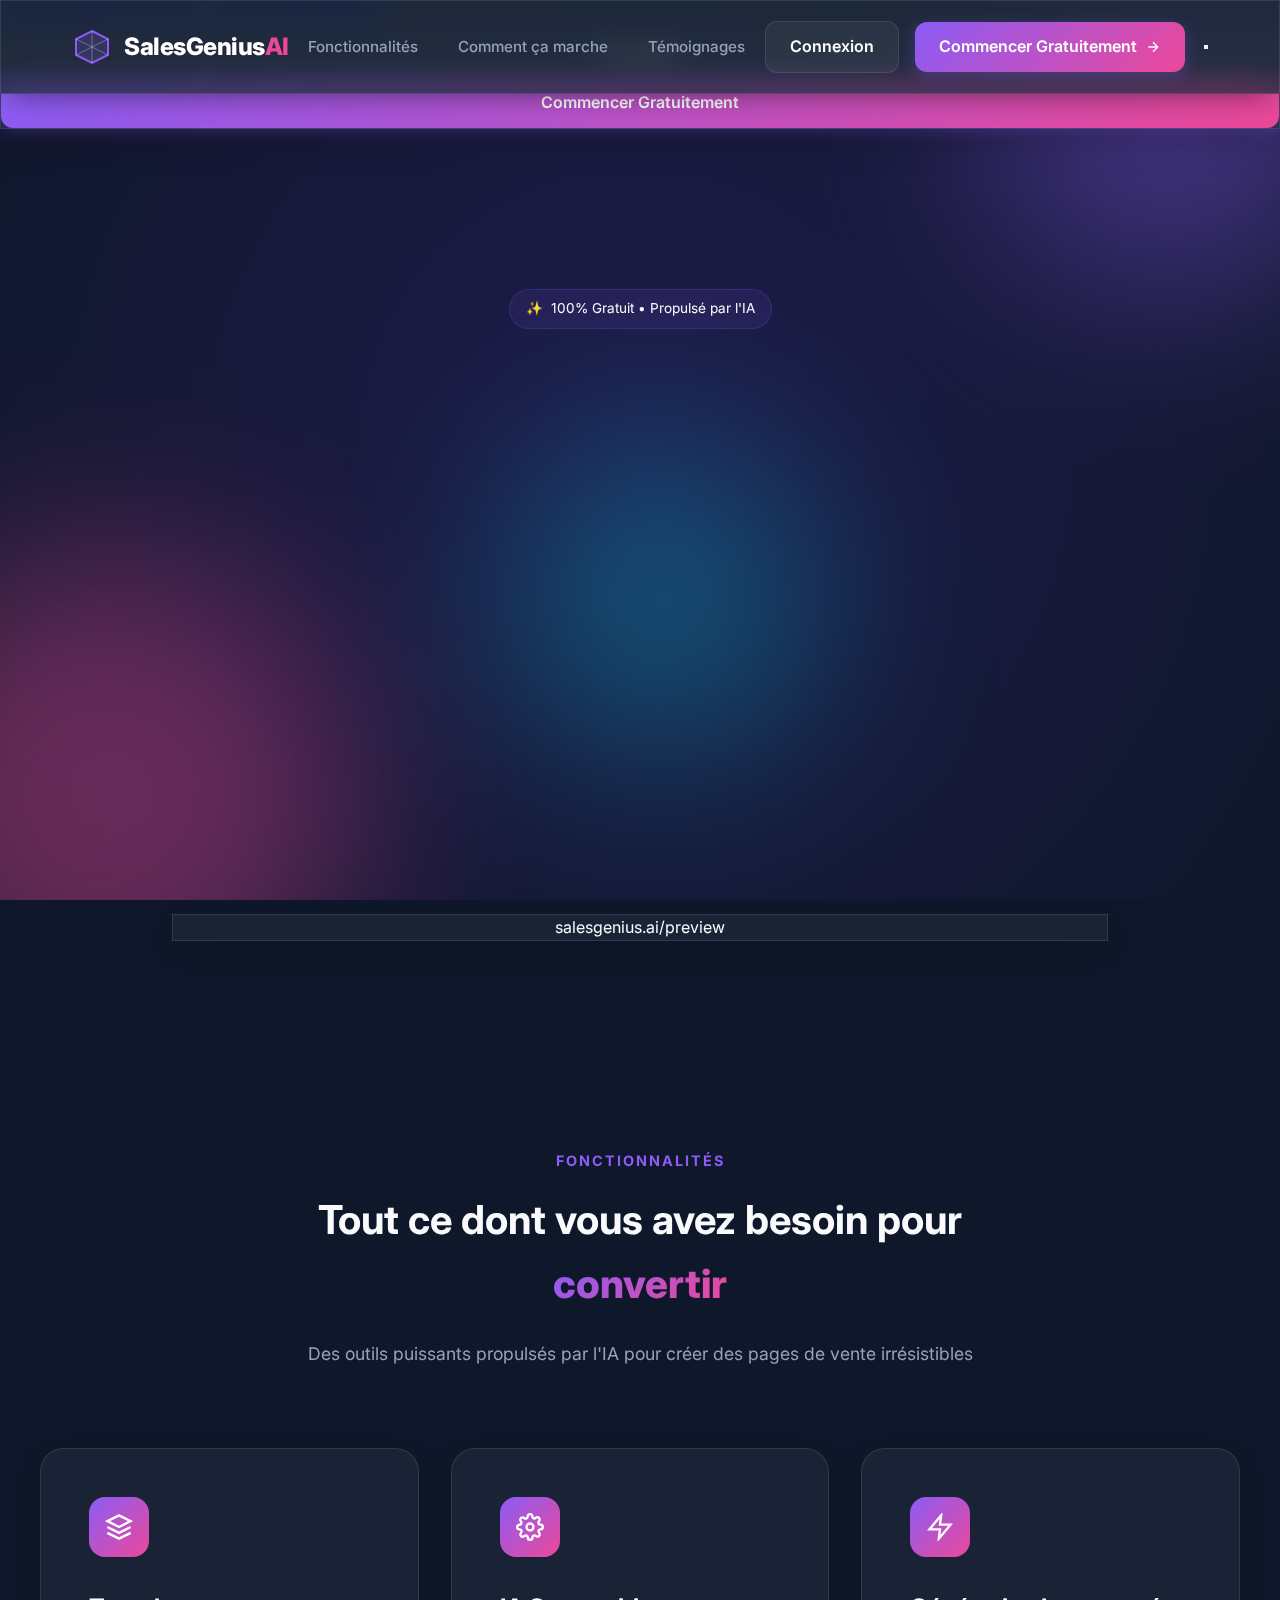
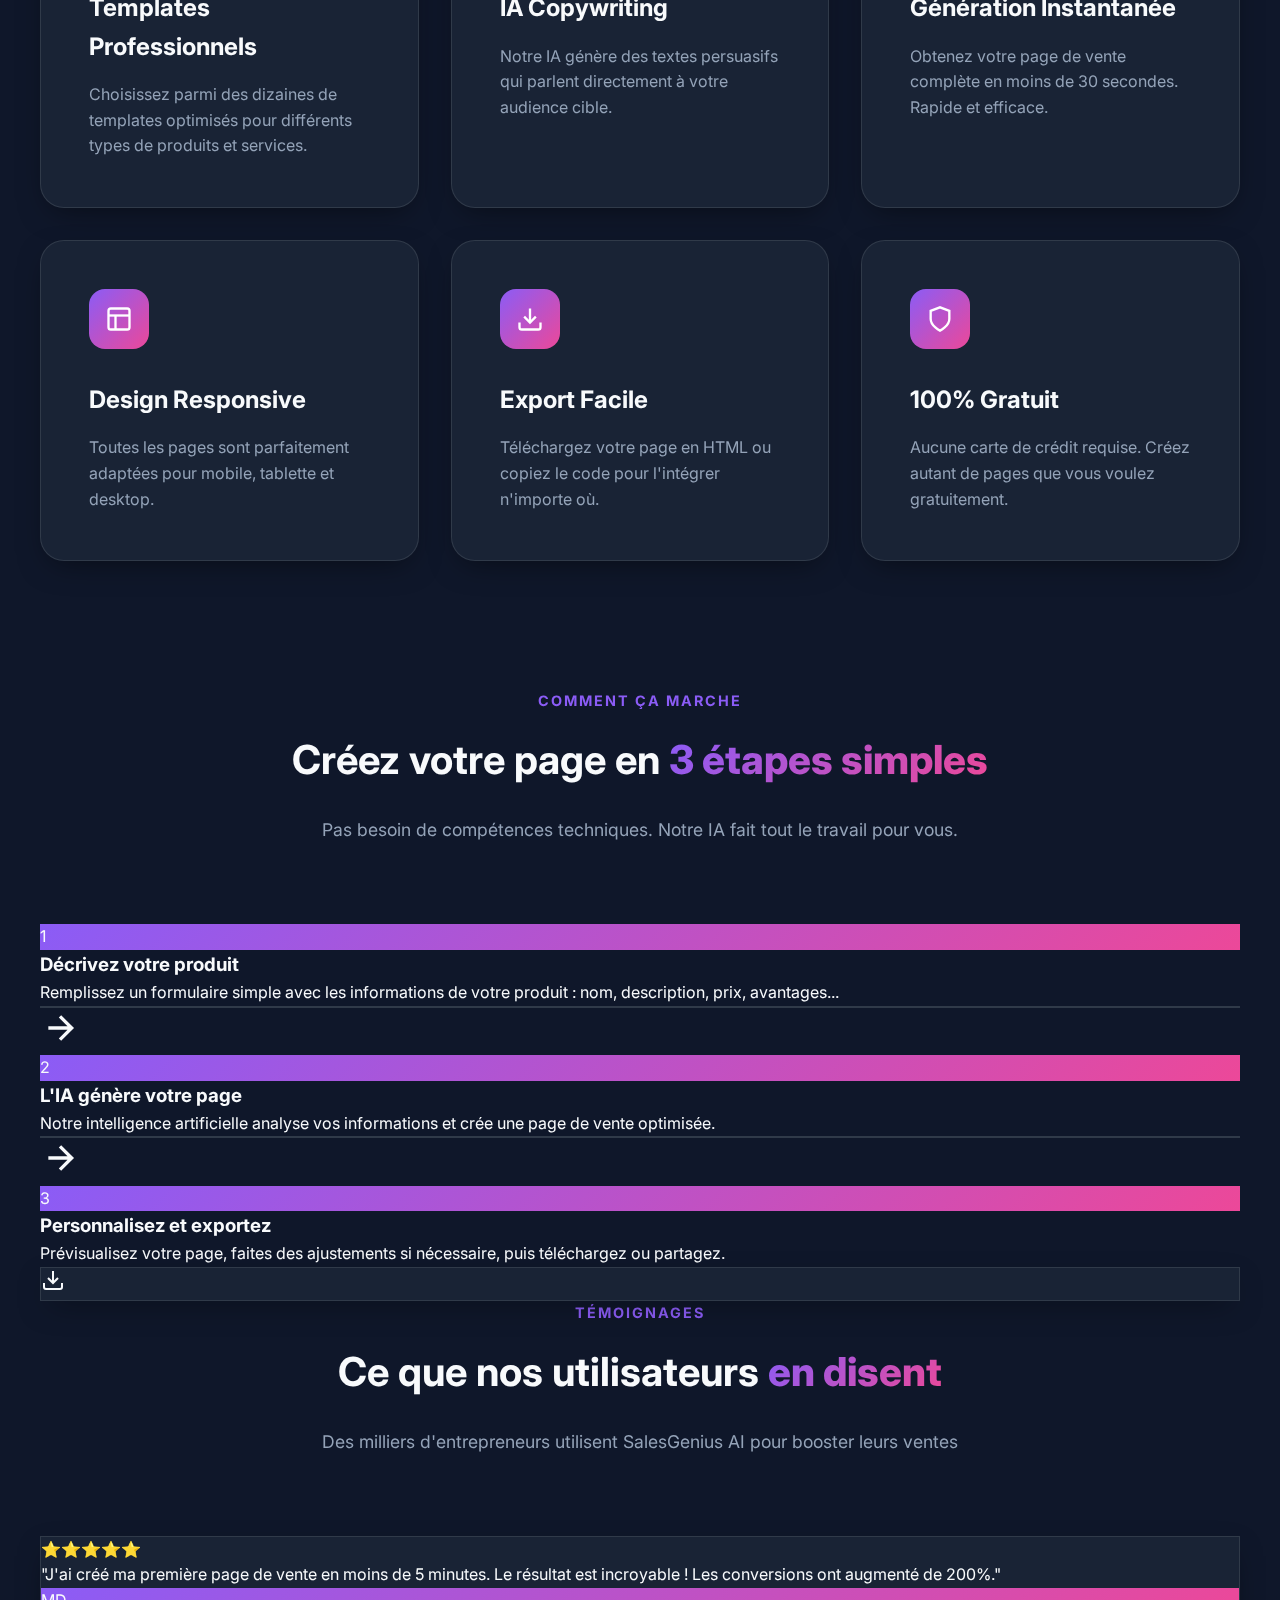
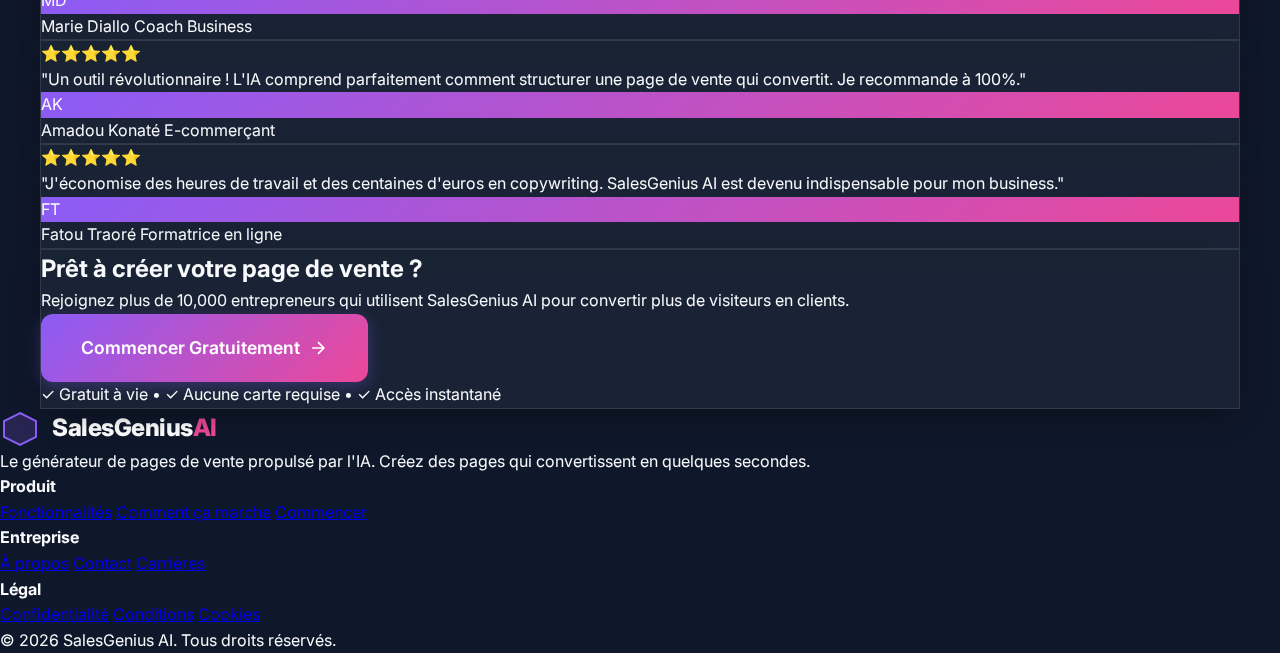
<file: sales-page-generator/index.html>
<!DOCTYPE html>
<html lang="fr">

<head>
    <meta charset="UTF-8">
    <meta name="viewport" content="width=device-width, initial-scale=1.0">
    <meta name="description"
        content="SalesGenius AI - Générateur de pages de vente propulsé par l'IA. Créez des pages de vente professionnelles en quelques secondes.">
    <title>SalesGenius AI - Générateur de Pages de Vente IA</title>
    <link rel="preconnect" href="https://fonts.googleapis.com">
    <link rel="preconnect" href="https://fonts.gstatic.com" crossorigin>
    <link href="https://fonts.googleapis.com/css2?family=Inter:wght@300;400;500;600;700;800;900&display=swap"
        rel="stylesheet">
    <link rel="stylesheet" href="styles.css">
</head>

<body>
    <!-- Animated Background -->
    <div class="animated-bg">
        <div class="gradient-orb orb-1"></div>
        <div class="gradient-orb orb-2"></div>
        <div class="gradient-orb orb-3"></div>
    </div>

    <!-- Navigation -->
    <nav class="navbar glass-effect">
        <div class="nav-container">
            <a href="index.html" class="logo">
                <div class="logo-icon">
                    <svg viewBox="0 0 40 40" fill="none" xmlns="http://www.w3.org/2000/svg">
                        <path d="M20 4L36 12V28L20 36L4 28V12L20 4Z" stroke="url(#gradient)" stroke-width="2"
                            fill="url(#gradient-fill)" />
                        <path d="M20 4V36M4 12L36 28M36 12L4 28" stroke="rgba(255,255,255,0.3)" stroke-width="1" />
                        <defs>
                            <linearGradient id="gradient" x1="4" y1="4" x2="36" y2="36">
                                <stop offset="0%" stop-color="#8B5CF6" />
                                <stop offset="100%" stop-color="#EC4899" />
                            </linearGradient>
                            <linearGradient id="gradient-fill" x1="4" y1="4" x2="36" y2="36">
                                <stop offset="0%" stop-color="rgba(139, 92, 246, 0.2)" />
                                <stop offset="100%" stop-color="rgba(236, 72, 153, 0.2)" />
                            </linearGradient>
                        </defs>
                    </svg>
                </div>
                <span class="logo-text">SalesGenius<span class="highlight">AI</span></span>
            </a>
            <div class="nav-links">
                <a href="#features" class="nav-link">Fonctionnalités</a>
                <a href="#how-it-works" class="nav-link">Comment ça marche</a>
                <a href="#testimonials" class="nav-link">Témoignages</a>
            </div>
            <div class="nav-actions">
                <a href="login.html" class="btn btn-ghost">Connexion</a>
                <a href="register.html" class="btn btn-primary">
                    <span>Commencer Gratuitement</span>
                    <svg width="16" height="16" viewBox="0 0 24 24" fill="none" stroke="currentColor" stroke-width="2">
                        <path d="M5 12h14M12 5l7 7-7 7" />
                    </svg>
                </a>
            </div>
            <button class="mobile-menu-btn" id="mobileMenuBtn">
                <span></span>
                <span></span>
                <span></span>
            </button>
        </div>
    </nav>

    <!-- Mobile Menu -->
    <div class="mobile-menu glass-effect" id="mobileMenu">
        <a href="#features" class="mobile-link">Fonctionnalités</a>
        <a href="#how-it-works" class="mobile-link">Comment ça marche</a>
        <a href="#testimonials" class="mobile-link">Témoignages</a>
        <div class="mobile-actions">
            <a href="login.html" class="btn btn-ghost btn-full">Connexion</a>
            <a href="register.html" class="btn btn-primary btn-full">Commencer Gratuitement</a>
        </div>
    </div>

    <!-- Hero Section -->
    <section class="hero">
        <div class="hero-container">
            <div class="hero-badge animate-fade-in">
                <span class="badge-icon">✨</span>
                <span>100% Gratuit • Propulsé par l'IA</span>
            </div>
            <h1 class="hero-title animate-fade-in-up">
                Créez des <span class="gradient-text">Pages de Vente</span>
                <br>qui Convertissent en <span class="gradient-text">Secondes</span>
            </h1>
            <p class="hero-description animate-fade-in-up delay-1">
                Entrez simplement les informations de votre produit et laissez notre IA générer
                une page de vente professionnelle, persuasive et optimisée pour la conversion.
            </p>
            <div class="hero-cta animate-fade-in-up delay-2">
                <a href="register.html" class="btn btn-primary btn-large">
                    <span>Générer Ma Page de Vente</span>
                    <svg width="20" height="20" viewBox="0 0 24 24" fill="none" stroke="currentColor" stroke-width="2">
                        <path d="M5 12h14M12 5l7 7-7 7" />
                    </svg>
                </a>
                <a href="#how-it-works" class="btn btn-ghost btn-large">
                    <svg width="20" height="20" viewBox="0 0 24 24" fill="none" stroke="currentColor" stroke-width="2">
                        <circle cx="12" cy="12" r="10" />
                        <polygon points="10 8 16 12 10 16 10 8" fill="currentColor" />
                    </svg>
                    <span>Voir la démo</span>
                </a>
            </div>
            <div class="hero-stats animate-fade-in-up delay-3">
                <div class="stat-item">
                    <span class="stat-number">10,000+</span>
                    <span class="stat-label">Pages Générées</span>
                </div>
                <div class="stat-divider"></div>
                <div class="stat-item">
                    <span class="stat-number">98%</span>
                    <span class="stat-label">Satisfaction</span>
                </div>
                <div class="stat-divider"></div>
                <div class="stat-item">
                    <span class="stat-number">3x</span>
                    <span class="stat-label">Plus de Conversions</span>
                </div>
            </div>
        </div>
        <div class="hero-visual animate-float">
            <div class="hero-mockup glass-effect">
                <div class="mockup-header">
                    <div class="mockup-dots">
                        <span class="dot red"></span>
                        <span class="dot yellow"></span>
                        <span class="dot green"></span>
                    </div>
                    <span class="mockup-url">salesgenius.ai/preview</span>
                </div>
                <div class="mockup-content">
                    <div class="mockup-line shimmer"></div>
                    <div class="mockup-line short shimmer"></div>
                    <div class="mockup-block shimmer"></div>
                    <div class="mockup-line shimmer"></div>
                    <div class="mockup-button shimmer"></div>
                </div>
            </div>
        </div>
    </section>

    <!-- Features Section -->
    <section class="features" id="features">
        <div class="section-container">
            <div class="section-header">
                <span class="section-badge">Fonctionnalités</span>
                <h2 class="section-title">Tout ce dont vous avez besoin pour <span
                        class="gradient-text">convertir</span></h2>
                <p class="section-description">Des outils puissants propulsés par l'IA pour créer des pages de vente
                    irrésistibles</p>
            </div>
            <div class="features-grid">
                <div class="feature-card glass-effect">
                    <div class="feature-icon gradient-bg">
                        <svg width="28" height="28" viewBox="0 0 24 24" fill="none" stroke="currentColor"
                            stroke-width="2">
                            <path d="M12 2L2 7l10 5 10-5-10-5z" />
                            <path d="M2 17l10 5 10-5" />
                            <path d="M2 12l10 5 10-5" />
                        </svg>
                    </div>
                    <h3 class="feature-title">Templates Professionnels</h3>
                    <p class="feature-description">Choisissez parmi des dizaines de templates optimisés pour différents
                        types de produits et services.</p>
                </div>
                <div class="feature-card glass-effect">
                    <div class="feature-icon gradient-bg">
                        <svg width="28" height="28" viewBox="0 0 24 24" fill="none" stroke="currentColor"
                            stroke-width="2">
                            <circle cx="12" cy="12" r="3" />
                            <path
                                d="M19.4 15a1.65 1.65 0 0 0 .33 1.82l.06.06a2 2 0 0 1 0 2.83 2 2 0 0 1-2.83 0l-.06-.06a1.65 1.65 0 0 0-1.82-.33 1.65 1.65 0 0 0-1 1.51V21a2 2 0 0 1-2 2 2 2 0 0 1-2-2v-.09A1.65 1.65 0 0 0 9 19.4a1.65 1.65 0 0 0-1.82.33l-.06.06a2 2 0 0 1-2.83 0 2 2 0 0 1 0-2.83l.06-.06a1.65 1.65 0 0 0 .33-1.82 1.65 1.65 0 0 0-1.51-1H3a2 2 0 0 1-2-2 2 2 0 0 1 2-2h.09A1.65 1.65 0 0 0 4.6 9a1.65 1.65 0 0 0-.33-1.82l-.06-.06a2 2 0 0 1 0-2.83 2 2 0 0 1 2.83 0l.06.06a1.65 1.65 0 0 0 1.82.33H9a1.65 1.65 0 0 0 1-1.51V3a2 2 0 0 1 2-2 2 2 0 0 1 2 2v.09a1.65 1.65 0 0 0 1 1.51 1.65 1.65 0 0 0 1.82-.33l.06-.06a2 2 0 0 1 2.83 0 2 2 0 0 1 0 2.83l-.06.06a1.65 1.65 0 0 0-.33 1.82V9a1.65 1.65 0 0 0 1.51 1H21a2 2 0 0 1 2 2 2 2 0 0 1-2 2h-.09a1.65 1.65 0 0 0-1.51 1z" />
                        </svg>
                    </div>
                    <h3 class="feature-title">IA Copywriting</h3>
                    <p class="feature-description">Notre IA génère des textes persuasifs qui parlent directement à votre
                        audience cible.</p>
                </div>
                <div class="feature-card glass-effect">
                    <div class="feature-icon gradient-bg">
                        <svg width="28" height="28" viewBox="0 0 24 24" fill="none" stroke="currentColor"
                            stroke-width="2">
                            <path d="M13 2L3 14h9l-1 8 10-12h-9l1-8z" />
                        </svg>
                    </div>
                    <h3 class="feature-title">Génération Instantanée</h3>
                    <p class="feature-description">Obtenez votre page de vente complète en moins de 30 secondes. Rapide
                        et efficace.</p>
                </div>
                <div class="feature-card glass-effect">
                    <div class="feature-icon gradient-bg">
                        <svg width="28" height="28" viewBox="0 0 24 24" fill="none" stroke="currentColor"
                            stroke-width="2">
                            <rect x="3" y="3" width="18" height="18" rx="2" ry="2" />
                            <line x1="3" y1="9" x2="21" y2="9" />
                            <line x1="9" y1="21" x2="9" y2="9" />
                        </svg>
                    </div>
                    <h3 class="feature-title">Design Responsive</h3>
                    <p class="feature-description">Toutes les pages sont parfaitement adaptées pour mobile, tablette et
                        desktop.</p>
                </div>
                <div class="feature-card glass-effect">
                    <div class="feature-icon gradient-bg">
                        <svg width="28" height="28" viewBox="0 0 24 24" fill="none" stroke="currentColor"
                            stroke-width="2">
                            <path d="M21 15v4a2 2 0 0 1-2 2H5a2 2 0 0 1-2-2v-4" />
                            <polyline points="7 10 12 15 17 10" />
                            <line x1="12" y1="15" x2="12" y2="3" />
                        </svg>
                    </div>
                    <h3 class="feature-title">Export Facile</h3>
                    <p class="feature-description">Téléchargez votre page en HTML ou copiez le code pour l'intégrer
                        n'importe où.</p>
                </div>
                <div class="feature-card glass-effect">
                    <div class="feature-icon gradient-bg">
                        <svg width="28" height="28" viewBox="0 0 24 24" fill="none" stroke="currentColor"
                            stroke-width="2">
                            <path d="M12 22s8-4 8-10V5l-8-3-8 3v7c0 6 8 10 8 10z" />
                        </svg>
                    </div>
                    <h3 class="feature-title">100% Gratuit</h3>
                    <p class="feature-description">Aucune carte de crédit requise. Créez autant de pages que vous voulez
                        gratuitement.</p>
                </div>
            </div>
        </div>
    </section>

    <!-- How It Works Section -->
    <section class="how-it-works" id="how-it-works">
        <div class="section-container">
            <div class="section-header">
                <span class="section-badge">Comment ça marche</span>
                <h2 class="section-title">Créez votre page en <span class="gradient-text">3 étapes simples</span></h2>
                <p class="section-description">Pas besoin de compétences techniques. Notre IA fait tout le travail pour
                    vous.</p>
            </div>
            <div class="steps-container">
                <div class="step-card">
                    <div class="step-number gradient-bg">1</div>
                    <div class="step-content">
                        <h3 class="step-title">Décrivez votre produit</h3>
                        <p class="step-description">Remplissez un formulaire simple avec les informations de votre
                            produit : nom, description, prix, avantages...</p>
                    </div>
                    <div class="step-visual glass-effect">
                        <div class="form-preview">
                            <div class="input-preview"></div>
                            <div class="input-preview short"></div>
                            <div class="textarea-preview"></div>
                        </div>
                    </div>
                </div>
                <div class="step-connector">
                    <svg width="40" height="40" viewBox="0 0 24 24" fill="none" stroke="currentColor" stroke-width="2">
                        <path d="M5 12h14M12 5l7 7-7 7" />
                    </svg>
                </div>
                <div class="step-card">
                    <div class="step-number gradient-bg">2</div>
                    <div class="step-content">
                        <h3 class="step-title">L'IA génère votre page</h3>
                        <p class="step-description">Notre intelligence artificielle analyse vos informations et crée une
                            page de vente optimisée.</p>
                    </div>
                    <div class="step-visual glass-effect">
                        <div class="ai-animation">
                            <div class="ai-circle pulse"></div>
                            <div class="ai-waves">
                                <span></span>
                                <span></span>
                                <span></span>
                            </div>
                        </div>
                    </div>
                </div>
                <div class="step-connector">
                    <svg width="40" height="40" viewBox="0 0 24 24" fill="none" stroke="currentColor" stroke-width="2">
                        <path d="M5 12h14M12 5l7 7-7 7" />
                    </svg>
                </div>
                <div class="step-card">
                    <div class="step-number gradient-bg">3</div>
                    <div class="step-content">
                        <h3 class="step-title">Personnalisez et exportez</h3>
                        <p class="step-description">Prévisualisez votre page, faites des ajustements si nécessaire, puis
                            téléchargez ou partagez.</p>
                    </div>
                    <div class="step-visual glass-effect">
                        <div class="export-preview">
                            <div class="preview-window">
                                <div class="preview-line"></div>
                                <div class="preview-line short"></div>
                            </div>
                            <div class="download-icon">
                                <svg width="24" height="24" viewBox="0 0 24 24" fill="none" stroke="currentColor"
                                    stroke-width="2">
                                    <path d="M21 15v4a2 2 0 0 1-2 2H5a2 2 0 0 1-2-2v-4" />
                                    <polyline points="7 10 12 15 17 10" />
                                    <line x1="12" y1="15" x2="12" y2="3" />
                                </svg>
                            </div>
                        </div>
                    </div>
                </div>
            </div>
        </div>
    </section>

    <!-- Testimonials Section -->
    <section class="testimonials" id="testimonials">
        <div class="section-container">
            <div class="section-header">
                <span class="section-badge">Témoignages</span>
                <h2 class="section-title">Ce que nos utilisateurs <span class="gradient-text">en disent</span></h2>
                <p class="section-description">Des milliers d'entrepreneurs utilisent SalesGenius AI pour booster leurs
                    ventes</p>
            </div>
            <div class="testimonials-grid">
                <div class="testimonial-card glass-effect">
                    <div class="testimonial-rating">
                        <span>⭐⭐⭐⭐⭐</span>
                    </div>
                    <p class="testimonial-text">"J'ai créé ma première page de vente en moins de 5 minutes. Le résultat
                        est incroyable ! Les conversions ont augmenté de 200%."</p>
                    <div class="testimonial-author">
                        <div class="author-avatar gradient-bg">MD</div>
                        <div class="author-info">
                            <span class="author-name">Marie Diallo</span>
                            <span class="author-role">Coach Business</span>
                        </div>
                    </div>
                </div>
                <div class="testimonial-card glass-effect">
                    <div class="testimonial-rating">
                        <span>⭐⭐⭐⭐⭐</span>
                    </div>
                    <p class="testimonial-text">"Un outil révolutionnaire ! L'IA comprend parfaitement comment
                        structurer une page de vente qui convertit. Je recommande à 100%."</p>
                    <div class="testimonial-author">
                        <div class="author-avatar gradient-bg">AK</div>
                        <div class="author-info">
                            <span class="author-name">Amadou Konaté</span>
                            <span class="author-role">E-commerçant</span>
                        </div>
                    </div>
                </div>
                <div class="testimonial-card glass-effect">
                    <div class="testimonial-rating">
                        <span>⭐⭐⭐⭐⭐</span>
                    </div>
                    <p class="testimonial-text">"J'économise des heures de travail et des centaines d'euros en
                        copywriting. SalesGenius AI est devenu indispensable pour mon business."</p>
                    <div class="testimonial-author">
                        <div class="author-avatar gradient-bg">FT</div>
                        <div class="author-info">
                            <span class="author-name">Fatou Traoré</span>
                            <span class="author-role">Formatrice en ligne</span>
                        </div>
                    </div>
                </div>
            </div>
        </div>
    </section>

    <!-- CTA Section -->
    <section class="cta-section">
        <div class="section-container">
            <div class="cta-card glass-effect">
                <div class="cta-content">
                    <h2 class="cta-title">Prêt à créer votre page de vente ?</h2>
                    <p class="cta-description">Rejoignez plus de 10,000 entrepreneurs qui utilisent SalesGenius AI pour
                        convertir plus de visiteurs en clients.</p>
                    <a href="register.html" class="btn btn-primary btn-large">
                        <span>Commencer Gratuitement</span>
                        <svg width="20" height="20" viewBox="0 0 24 24" fill="none" stroke="currentColor"
                            stroke-width="2">
                            <path d="M5 12h14M12 5l7 7-7 7" />
                        </svg>
                    </a>
                    <p class="cta-note">✓ Gratuit à vie • ✓ Aucune carte requise • ✓ Accès instantané</p>
                </div>
                <div class="cta-decoration">
                    <div class="cta-orb"></div>
                </div>
            </div>
        </div>
    </section>

    <!-- Footer -->
    <footer class="footer">
        <div class="footer-container">
            <div class="footer-brand">
                <a href="index.html" class="logo">
                    <div class="logo-icon">
                        <svg viewBox="0 0 40 40" fill="none" xmlns="http://www.w3.org/2000/svg">
                            <path d="M20 4L36 12V28L20 36L4 28V12L20 4Z" stroke="url(#gradient2)" stroke-width="2"
                                fill="url(#gradient-fill2)" />
                            <defs>
                                <linearGradient id="gradient2" x1="4" y1="4" x2="36" y2="36">
                                    <stop offset="0%" stop-color="#8B5CF6" />
                                    <stop offset="100%" stop-color="#EC4899" />
                                </linearGradient>
                                <linearGradient id="gradient-fill2" x1="4" y1="4" x2="36" y2="36">
                                    <stop offset="0%" stop-color="rgba(139, 92, 246, 0.2)" />
                                    <stop offset="100%" stop-color="rgba(236, 72, 153, 0.2)" />
                                </linearGradient>
                            </defs>
                        </svg>
                    </div>
                    <span class="logo-text">SalesGenius<span class="highlight">AI</span></span>
                </a>
                <p class="footer-description">Le générateur de pages de vente propulsé par l'IA. Créez des pages qui
                    convertissent en quelques secondes.</p>
            </div>
            <div class="footer-links">
                <div class="footer-column">
                    <h4>Produit</h4>
                    <a href="#features">Fonctionnalités</a>
                    <a href="#how-it-works">Comment ça marche</a>
                    <a href="register.html">Commencer</a>
                </div>
                <div class="footer-column">
                    <h4>Entreprise</h4>
                    <a href="#">À propos</a>
                    <a href="#">Contact</a>
                    <a href="#">Carrières</a>
                </div>
                <div class="footer-column">
                    <h4>Légal</h4>
                    <a href="#">Confidentialité</a>
                    <a href="#">Conditions</a>
                    <a href="#">Cookies</a>
                </div>
            </div>
        </div>
        <div class="footer-bottom">
            <p>&copy; 2026 SalesGenius AI. Tous droits réservés.</p>
        </div>
    </footer>

    <script src="app.js"></script>
</body>

</html>
</file>
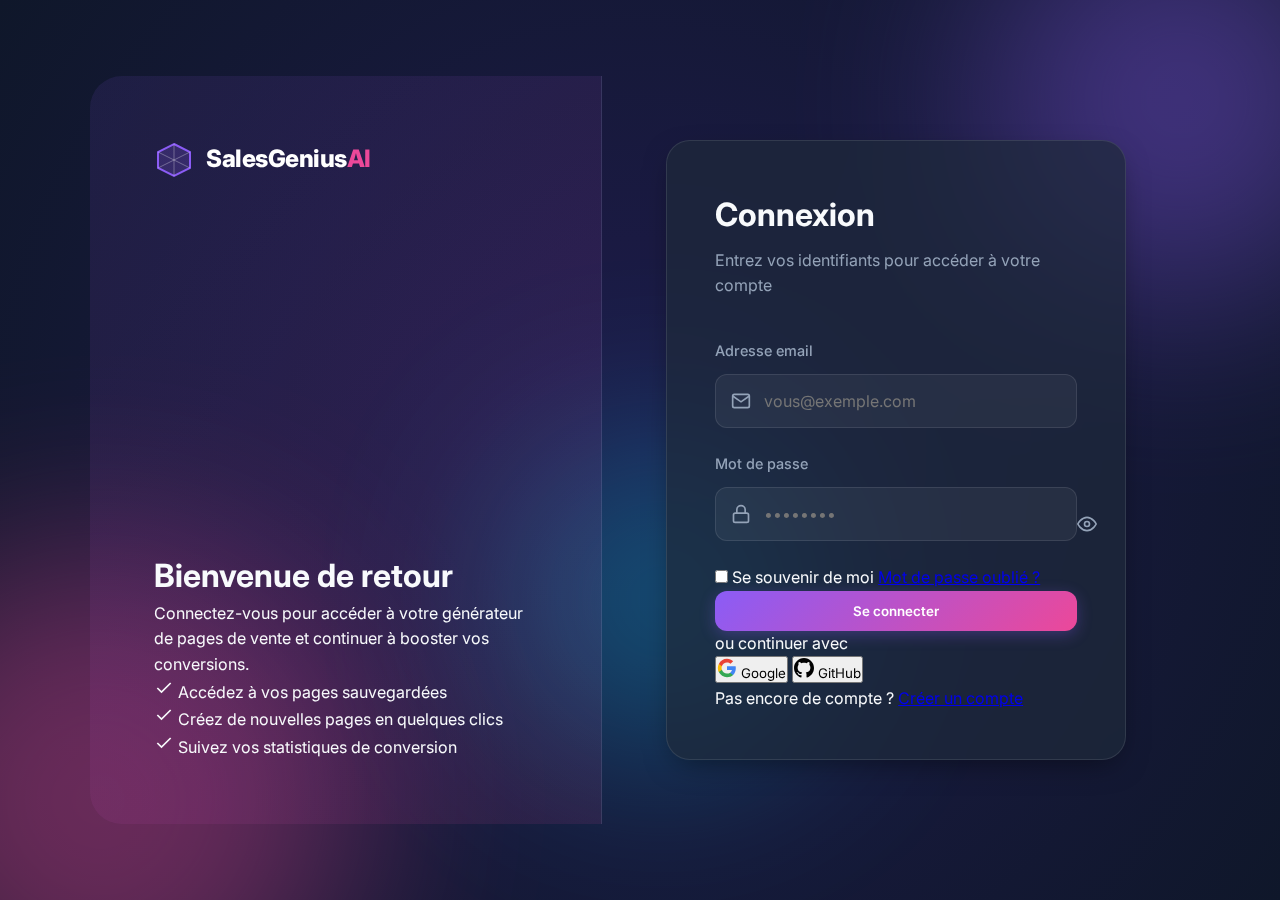
<file: sales-page-generator/dashboard.html>
<!DOCTYPE html>
<html lang="fr">

<head>
    <meta charset="UTF-8">
    <meta name="viewport" content="width=device-width, initial-scale=1.0">
    <title>Tableau de Bord - SalesGenius AI</title>
    <link rel="preconnect" href="https://fonts.googleapis.com">
    <link rel="preconnect" href="https://fonts.gstatic.com" crossorigin>
    <link href="https://fonts.googleapis.com/css2?family=Inter:wght@300;400;500;600;700;800;900&display=swap"
        rel="stylesheet">
    <link rel="stylesheet" href="styles.css">
</head>

<body class="dashboard-page">
    <div class="animated-bg">
        <div class="gradient-orb orb-1"></div>
        <div class="gradient-orb orb-3"></div>
    </div>

    <div class="dashboard-layout">
        <!-- Sidebar -->
        <aside class="sidebar glass-effect">
            <a href="index.html" class="logo">
                <div class="logo-icon">
                    <svg viewBox="0 0 40 40" fill="none">
                        <path d="M20 4L36 12V28L20 36L4 28V12L20 4Z" stroke="url(#gd)" stroke-width="2"
                            fill="url(#gfd)" />
                        <defs>
                            <linearGradient id="gd" x1="4" y1="4" x2="36" y2="36">
                                <stop offset="0%" stop-color="#8B5CF6" />
                                <stop offset="100%" stop-color="#EC4899" />
                            </linearGradient>
                            <linearGradient id="gfd" x1="4" y1="4" x2="36" y2="36">
                                <stop offset="0%" stop-color="rgba(139,92,246,0.2)" />
                                <stop offset="100%" stop-color="rgba(236,72,153,0.2)" />
                            </linearGradient>
                        </defs>
                    </svg>
                </div>
                <span class="logo-text">SalesGenius<span class="highlight">AI</span></span>
            </a>

            <nav class="sidebar-nav">
                <a href="#" class="nav-item active">
                    <svg width="20" height="20" viewBox="0 0 24 24" fill="none" stroke="currentColor" stroke-width="2">
                        <rect x="3" y="3" width="7" height="7" />
                        <rect x="14" y="3" width="7" height="7" />
                        <rect x="14" y="14" width="7" height="7" />
                        <rect x="3" y="14" width="7" height="7" />
                    </svg>
                    <span>Générateur</span>
                </a>
                <a href="#" class="nav-item">
                    <svg width="20" height="20" viewBox="0 0 24 24" fill="none" stroke="currentColor" stroke-width="2">
                        <path d="M22 19a2 2 0 0 1-2 2H4a2 2 0 0 1-2-2V5a2 2 0 0 1 2-2h5l2 3h9a2 2 0 0 1 2 2z" />
                    </svg>
                    <span>Mes Pages</span>
                </a>
                <a href="#" class="nav-item">
                    <svg width="20" height="20" viewBox="0 0 24 24" fill="none" stroke="currentColor" stroke-width="2">
                        <path d="M12 20v-6M6 20V10M18 20V4" />
                    </svg>
                    <span>Statistiques</span>
                </a>
            </nav>

            <div class="sidebar-footer">
                <div class="user-profile">
                    <div class="user-avatar gradient-bg" id="userInitial">U</div>
                    <div class="user-info">
                        <span class="user-name" id="userName">Utilisateur</span>
                        <span class="user-email" id="userEmail">user@email.com</span>
                    </div>
                </div>
                <button class="nav-item logout-btn" id="logoutBtn">
                    <svg width="20" height="20" viewBox="0 0 24 24" fill="none" stroke="currentColor" stroke-width="2">
                        <path d="M9 21H5a2 2 0 0 1-2-2V5a2 2 0 0 1 2-2h4M16 17l5-5-5-5M21 12H9" />
                    </svg>
                    <span>Déconnexion</span>
                </button>
            </div>
        </aside>

        <!-- Main Content -->
        <main class="main-content">
            <header class="content-header">
                <div>
                    <h1>Générateur de Page de Vente</h1>
                    <p>Remplissez les détails pour que l'IA crée votre page.</p>
                </div>
                <div class="badge-free glass-effect">Plan Gratuit Illimité 🚀</div>
            </header>

            <section class="generator-container">
                <form id="generatorForm" class="generator-form">
                    <div class="form-card glass-effect">
                        <h3 class="card-title">Étape 1 : Informations du Produit</h3>
                        <div class="form-group">
                            <label for="productName">Nom du Produit / Service</label>
                            <div class="input-wrapper">
                                <input type="text" id="productName"
                                    placeholder="Ex: Course Pro - Formation IA Masterclass" required>
                            </div>
                        </div>
                        <div class="form-group">
                            <label for="productPrice">Prix (en FCFA, € ou $)</label>
                            <div class="input-wrapper">
                                <input type="text" id="productPrice" placeholder="Ex: 25 000 FCFA" required>
                            </div>
                        </div>
                        <div class="form-group">
                            <label for="productCategory">Catégorie</label>
                            <div class="input-wrapper">
                                <select id="productCategory" class="custom-select">
                                    <option value="formation">Formation / Coaching</option>
                                    <option value="saas">Logiciel / SaaS</option>
                                    <option value="ecommerce">E-commerce / Produit Physique</option>
                                    <option value="service">Services (Agence, Freelance)</option>
                                </select>
                            </div>
                        </div>
                    </div>

                    <div class="form-card glass-effect">
                        <h3 class="card-title">Étape 2 : Détails Irrésistibles</h3>
                        <div class="form-group">
                            <label for="productDescription">Description Courte (Le "Pitch")</label>
                            <div class="textarea-wrapper">
                                <textarea id="productDescription"
                                    placeholder="Décrivez en 2-3 phrases ce que fait votre produit..."
                                    required></textarea>
                            </div>
                        </div>
                        <div class="form-group">
                            <label for="productBenefits">3 Avantages Majeurs (un par ligne)</label>
                            <div class="textarea-wrapper">
                                <textarea id="productBenefits"
                                    placeholder="Ex: Gagnez 10h par semaine&#10;Augmentez votre CA de 30%&#10;Formation 100% pratique"
                                    required></textarea>
                            </div>
                        </div>
                        <div class="form-group">
                            <label for="targetAudience">Cible (À qui s'adresse ce produit ?)</label>
                            <div class="input-wrapper">
                                <input type="text" id="targetAudience"
                                    placeholder="Ex: Entrepreneurs, Freelances, Étudiants..." required>
                            </div>
                        </div>
                    </div>

                    <div class="form-actions-sticky glass-effect">
                        <button type="submit" class="btn btn-primary btn-large" id="generateBtn">
                            <span>Générer Ma Page de Vente IA</span>
                            <svg width="20" height="20" viewBox="0 0 24 24" fill="none" stroke="currentColor"
                                stroke-width="2">
                                <path d="M5 12h14M12 5l7 7-7 7" />
                            </svg>
                        </button>
                    </div>
                </form>

                <!-- Loading State (Hidden) -->
                <div id="loadingOverlay" class="loading-overlay" style="display: none;">
                    <div class="loading-card glass-effect">
                        <div class="ai-brain-animation">
                            <div class="brain-icon">🧠</div>
                            <div class="particles"></div>
                        </div>
                        <h3>L'IA rédige votre page...</h3>
                        <p>Analyse du marché, copywriting persuasif et design en cours.</p>
                        <div class="progress-bar-container">
                            <div class="progress-bar" id="progressBar"></div>
                        </div>
                        <div class="status-steps" id="statusSteps">
                            <div class="status-step active" data-step="1">Analyse du produit...</div>
                            <div class="status-step" data-step="2">Rédaction du Headline...</div>
                            <div class="status-step" data-step="3">Structure de vente AIDA...</div>
                            <div class="status-step" data-step="4">Finalisation du design...</div>
                        </div>
                    </div>
                </div>
            </section>
        </main>
    </div>

    <!-- Generated Result Modal -->
    <div id="resultModal" class="modal" style="display: none;">
        <div class="modal-content glass-effect full-screen">
            <div class="modal-header">
                <h2>Votre Page de Vente est Prête !</h2>
                <div class="modal-actions">
                    <button class="btn btn-ghost" id="copyCodeBtn">Copier le HTML</button>
                    <button class="btn btn-primary" id="downloadBtn">Télécharger (.html)</button>
                    <button class="btn btn-ghost" onclick="closeModal()">Fermer</button>
                </div>
            </div>
            <div class="preview-frame-container">
                <iframe id="previewIframe" src="about:blank"></iframe>
            </div>
        </div>
    </div>

    <style>
        .dashboard-page {
            background: #0b0f1a;
        }

        .sidebar {
            display: flex;
            flex-direction: column;
            height: 100vh;
            position: sticky;
            top: 0;
        }

        .sidebar-nav {
            margin-top: 3rem;
            flex: 1;
        }

        .nav-item {
            display: flex;
            align-items: center;
            gap: 1rem;
            padding: 1rem;
            color: var(--text-gray);
            text-decoration: none;
            border-radius: 12px;
            transition: var(--transition);
            border: none;
            background: none;
            width: 100%;
            cursor: pointer;
            text-align: left;
            margin-bottom: 0.5rem;
        }

        .nav-item:hover,
        .nav-item.active {
            background: rgba(139, 92, 246, 0.1);
            color: var(--primary);
        }

        .sidebar-footer {
            padding-top: 2rem;
            border-top: 1px solid var(--glass-border);
        }

        .user-profile {
            display: flex;
            align-items: center;
            gap: 1rem;
            margin-bottom: 1.5rem;
        }

        .user-avatar {
            width: 45px;
            height: 45px;
            border-radius: 50%;
            display: flex;
            align-items: center;
            justify-content: center;
            font-weight: 800;
        }

        .user-name {
            display: block;
            font-weight: 600;
            font-size: 0.95rem;
        }

        .user-email {
            display: block;
            color: var(--text-gray);
            font-size: 0.8rem;
        }

        .content-header {
            margin-bottom: 3rem;
            display: flex;
            justify-content: space-between;
            align-items: flex-start;
        }

        .badge-free {
            padding: 0.5rem 1rem;
            border-radius: 100px;
            font-weight: 600;
            color: var(--accent);
            border: 1px solid var(--accent);
        }

        .card-title {
            font-size: 1.25rem;
            margin-bottom: 2rem;
            color: white;
            display: flex;
            align-items: center;
            gap: 0.75rem;
        }

        .custom-select {
            width: 100%;
            padding: 1rem;
            background: rgba(255, 255, 255, 0.05);
            border: 1px solid var(--glass-border);
            border-radius: 12px;
            color: white;
            cursor: pointer;
        }

        .textarea-wrapper textarea {
            width: 100%;
            padding: 1rem;
            background: rgba(255, 255, 255, 0.05);
            border: 1px solid var(--glass-border);
            border-radius: 12px;
            color: white;
            min-height: 120px;
            font-family: inherit;
        }

        .form-actions-sticky {
            position: sticky;
            bottom: 2rem;
            padding: 1.5rem;
            border-radius: 20px;
            display: flex;
            justify-content: center;
            z-index: 10;
            margin-top: 3rem;
        }

        /* Modal Result */
        .modal {
            position: fixed;
            top: 0;
            left: 0;
            width: 100%;
            height: 100%;
            z-index: 2000;
            background: rgba(0, 0, 0, 0.8);
            display: flex;
            align-items: center;
            justify-content: center;
        }

        .full-screen {
            width: 95%;
            height: 95%;
            display: flex;
            flex-direction: column;
            padding: 0;
            overflow: hidden;
        }

        .modal-header {
            padding: 1.5rem 2rem;
            border-bottom: 1px solid var(--glass-border);
            display: flex;
            justify-content: space-between;
            align-items: center;
        }

        .preview-frame-container {
            flex: 1;
            background: white;
            margin: 1rem;
            border-radius: 12px;
            overflow: hidden;
        }

        #previewIframe {
            width: 100%;
            height: 100%;
            border: none;
        }

        /* Loading Animation */
        .loading-overlay {
            position: fixed;
            top: 0;
            left: 0;
            width: 100%;
            height: 100%;
            background: rgba(15, 23, 42, 0.9);
            z-index: 1500;
            display: flex;
            align-items: center;
            justify-content: center;
            text-align: center;
        }

        .loading-card {
            padding: 4rem;
            border-radius: 32px;
            max-width: 500px;
        }

        .ai-brain-animation {
            font-size: 4rem;
            margin-bottom: 2rem;
            position: relative;
            display: inline-block;
            animation: pulse 2s infinite;
        }

        .progress-bar-container {
            width: 100%;
            height: 6px;
            background: rgba(255, 255, 255, 0.1);
            border-radius: 100px;
            margin: 2rem 0;
            overflow: hidden;
        }

        .progress-bar {
            height: 100%;
            background: linear-gradient(90deg, var(--primary), var(--secondary));
            width: 0%;
            transition: width 0.3s;
        }

        .status-steps {
            text-align: left;
            display: flex;
            flex-direction: column;
            gap: 0.75rem;
        }

        .status-step {
            color: var(--text-gray);
            font-size: 0.9rem;
            display: flex;
            align-items: center;
            gap: 0.75rem;
        }

        .status-step::before {
            content: "";
            width: 8px;
            height: 8px;
            border-radius: 50%;
            background: var(--glass-border);
            display: block;
        }

        .status-step.active {
            color: white;
            font-weight: 600;
        }

        .status-step.active::before {
            background: var(--primary);
            box-shadow: 0 0 10px var(--primary);
        }
    </style>

    <script src="app.js"></script>
</body>

</html>
</file>
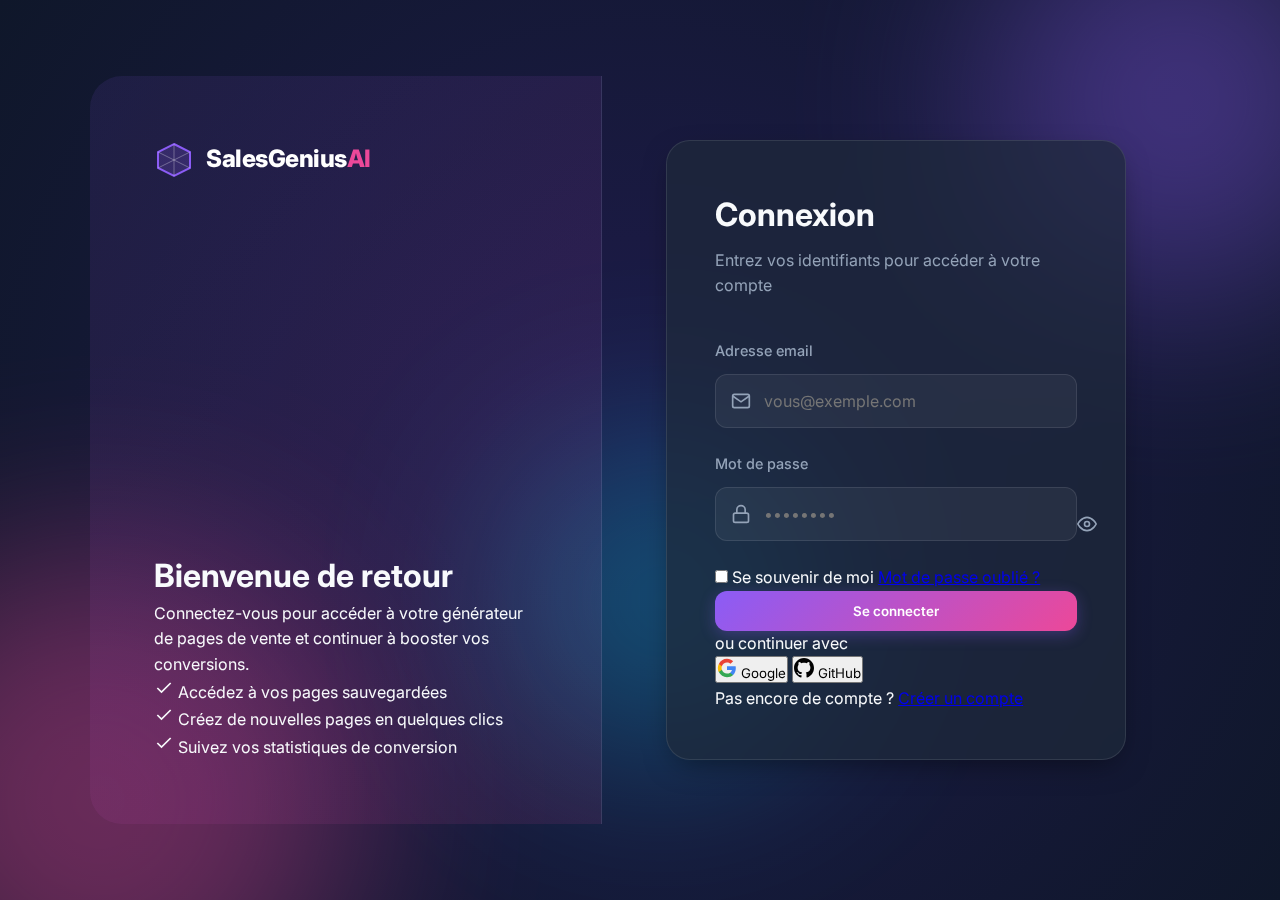
<file: sales-page-generator/login.html>
<!DOCTYPE html>
<html lang="fr">

<head>
    <meta charset="UTF-8">
    <meta name="viewport" content="width=device-width, initial-scale=1.0">
    <meta name="description"
        content="Connectez-vous à SalesGenius AI pour accéder à votre générateur de pages de vente.">
    <title>Connexion - SalesGenius AI</title>
    <link rel="preconnect" href="https://fonts.googleapis.com">
    <link rel="preconnect" href="https://fonts.gstatic.com" crossorigin>
    <link href="https://fonts.googleapis.com/css2?family=Inter:wght@300;400;500;600;700;800;900&display=swap"
        rel="stylesheet">
    <link rel="stylesheet" href="styles.css">
</head>

<body class="auth-page">
    <!-- Animated Background -->
    <div class="animated-bg">
        <div class="gradient-orb orb-1"></div>
        <div class="gradient-orb orb-2"></div>
        <div class="gradient-orb orb-3"></div>
    </div>

    <div class="auth-container">
        <!-- Left Side - Branding -->
        <div class="auth-branding">
            <a href="index.html" class="logo">
                <div class="logo-icon">
                    <svg viewBox="0 0 40 40" fill="none" xmlns="http://www.w3.org/2000/svg">
                        <path d="M20 4L36 12V28L20 36L4 28V12L20 4Z" stroke="url(#gradient3)" stroke-width="2"
                            fill="url(#gradient-fill3)" />
                        <path d="M20 4V36M4 12L36 28M36 12L4 28" stroke="rgba(255,255,255,0.3)" stroke-width="1" />
                        <defs>
                            <linearGradient id="gradient3" x1="4" y1="4" x2="36" y2="36">
                                <stop offset="0%" stop-color="#8B5CF6" />
                                <stop offset="100%" stop-color="#EC4899" />
                            </linearGradient>
                            <linearGradient id="gradient-fill3" x1="4" y1="4" x2="36" y2="36">
                                <stop offset="0%" stop-color="rgba(139, 92, 246, 0.2)" />
                                <stop offset="100%" stop-color="rgba(236, 72, 153, 0.2)" />
                            </linearGradient>
                        </defs>
                    </svg>
                </div>
                <span class="logo-text">SalesGenius<span class="highlight">AI</span></span>
            </a>
            <div class="branding-content">
                <h1>Bienvenue de retour</h1>
                <p>Connectez-vous pour accéder à votre générateur de pages de vente et continuer à booster vos
                    conversions.</p>
                <div class="branding-features">
                    <div class="branding-feature">
                        <svg width="20" height="20" viewBox="0 0 24 24" fill="none" stroke="currentColor"
                            stroke-width="2">
                            <polyline points="20 6 9 17 4 12" />
                        </svg>
                        <span>Accédez à vos pages sauvegardées</span>
                    </div>
                    <div class="branding-feature">
                        <svg width="20" height="20" viewBox="0 0 24 24" fill="none" stroke="currentColor"
                            stroke-width="2">
                            <polyline points="20 6 9 17 4 12" />
                        </svg>
                        <span>Créez de nouvelles pages en quelques clics</span>
                    </div>
                    <div class="branding-feature">
                        <svg width="20" height="20" viewBox="0 0 24 24" fill="none" stroke="currentColor"
                            stroke-width="2">
                            <polyline points="20 6 9 17 4 12" />
                        </svg>
                        <span>Suivez vos statistiques de conversion</span>
                    </div>
                </div>
            </div>
        </div>

        <!-- Right Side - Form -->
        <div class="auth-form-container">
            <div class="auth-form-wrapper glass-effect">
                <div class="auth-form-header">
                    <h2>Connexion</h2>
                    <p>Entrez vos identifiants pour accéder à votre compte</p>
                </div>

                <form class="auth-form" id="loginForm">
                    <div class="form-group">
                        <label for="email">Adresse email</label>
                        <div class="input-wrapper">
                            <svg width="20" height="20" viewBox="0 0 24 24" fill="none" stroke="currentColor"
                                stroke-width="2">
                                <path d="M4 4h16c1.1 0 2 .9 2 2v12c0 1.1-.9 2-2 2H4c-1.1 0-2-.9-2-2V6c0-1.1.9-2 2-2z" />
                                <polyline points="22,6 12,13 2,6" />
                            </svg>
                            <input type="email" id="email" name="email" placeholder="vous@exemple.com" required>
                        </div>
                    </div>

                    <div class="form-group">
                        <label for="password">Mot de passe</label>
                        <div class="input-wrapper">
                            <svg width="20" height="20" viewBox="0 0 24 24" fill="none" stroke="currentColor"
                                stroke-width="2">
                                <rect x="3" y="11" width="18" height="11" rx="2" ry="2" />
                                <path d="M7 11V7a5 5 0 0 1 10 0v4" />
                            </svg>
                            <input type="password" id="password" name="password" placeholder="••••••••" required>
                            <button type="button" class="toggle-password" id="togglePassword">
                                <svg width="20" height="20" viewBox="0 0 24 24" fill="none" stroke="currentColor"
                                    stroke-width="2" class="eye-open">
                                    <path d="M1 12s4-8 11-8 11 8 11 8-4 8-11 8-11-8-11-8z" />
                                    <circle cx="12" cy="12" r="3" />
                                </svg>
                                <svg width="20" height="20" viewBox="0 0 24 24" fill="none" stroke="currentColor"
                                    stroke-width="2" class="eye-closed" style="display: none;">
                                    <path
                                        d="M17.94 17.94A10.07 10.07 0 0 1 12 20c-7 0-11-8-11-8a18.45 18.45 0 0 1 5.06-5.94M9.9 4.24A9.12 9.12 0 0 1 12 4c7 0 11 8 11 8a18.5 18.5 0 0 1-2.16 3.19m-6.72-1.07a3 3 0 1 1-4.24-4.24" />
                                    <line x1="1" y1="1" x2="23" y2="23" />
                                </svg>
                            </button>
                        </div>
                    </div>

                    <div class="form-options">
                        <label class="checkbox-wrapper">
                            <input type="checkbox" id="remember" name="remember">
                            <span class="checkmark"></span>
                            <span>Se souvenir de moi</span>
                        </label>
                        <a href="#" class="forgot-link">Mot de passe oublié ?</a>
                    </div>

                    <button type="submit" class="btn btn-primary btn-full" id="loginBtn">
                        <span class="btn-text">Se connecter</span>
                        <span class="btn-loader" style="display: none;">
                            <svg class="spinner" viewBox="0 0 24 24">
                                <circle cx="12" cy="12" r="10" stroke="currentColor" stroke-width="3" fill="none"
                                    stroke-dasharray="31.4 31.4" stroke-linecap="round" />
                            </svg>
                        </span>
                    </button>

                    <div class="form-error" id="formError" style="display: none;">
                        <svg width="16" height="16" viewBox="0 0 24 24" fill="none" stroke="currentColor"
                            stroke-width="2">
                            <circle cx="12" cy="12" r="10" />
                            <line x1="15" y1="9" x2="9" y2="15" />
                            <line x1="9" y1="9" x2="15" y2="15" />
                        </svg>
                        <span id="errorMessage"></span>
                    </div>

                    <div class="form-success" id="formSuccess" style="display: none;">
                        <svg width="16" height="16" viewBox="0 0 24 24" fill="none" stroke="currentColor"
                            stroke-width="2">
                            <circle cx="12" cy="12" r="10" />
                            <polyline points="9 12 12 15 16 10" />
                        </svg>
                        <span>Connexion réussie ! Redirection...</span>
                    </div>
                </form>

                <div class="auth-divider">
                    <span>ou continuer avec</span>
                </div>

                <div class="social-login">
                    <button type="button" class="social-btn">
                        <svg width="20" height="20" viewBox="0 0 24 24">
                            <path fill="#4285F4"
                                d="M22.56 12.25c0-.78-.07-1.53-.2-2.25H12v4.26h5.92c-.26 1.37-1.04 2.53-2.21 3.31v2.77h3.57c2.08-1.92 3.28-4.74 3.28-8.09z" />
                            <path fill="#34A853"
                                d="M12 23c2.97 0 5.46-.98 7.28-2.66l-3.57-2.77c-.98.66-2.23 1.06-3.71 1.06-2.86 0-5.29-1.93-6.16-4.53H2.18v2.84C3.99 20.53 7.7 23 12 23z" />
                            <path fill="#FBBC05"
                                d="M5.84 14.09c-.22-.66-.35-1.36-.35-2.09s.13-1.43.35-2.09V7.07H2.18C1.43 8.55 1 10.22 1 12s.43 3.45 1.18 4.93l2.85-2.22.81-.62z" />
                            <path fill="#EA4335"
                                d="M12 5.38c1.62 0 3.06.56 4.21 1.64l3.15-3.15C17.45 2.09 14.97 1 12 1 7.7 1 3.99 3.47 2.18 7.07l3.66 2.84c.87-2.6 3.3-4.53 6.16-4.53z" />
                        </svg>
                        <span>Google</span>
                    </button>
                    <button type="button" class="social-btn">
                        <svg width="20" height="20" viewBox="0 0 24 24" fill="currentColor">
                            <path
                                d="M12 0c-6.626 0-12 5.373-12 12 0 5.302 3.438 9.8 8.207 11.387.599.111.793-.261.793-.577v-2.234c-3.338.726-4.033-1.416-4.033-1.416-.546-1.387-1.333-1.756-1.333-1.756-1.089-.745.083-.729.083-.729 1.205.084 1.839 1.237 1.839 1.237 1.07 1.834 2.807 1.304 3.492.997.107-.775.418-1.305.762-1.604-2.665-.305-5.467-1.334-5.467-5.931 0-1.311.469-2.381 1.236-3.221-.124-.303-.535-1.524.117-3.176 0 0 1.008-.322 3.301 1.23.957-.266 1.983-.399 3.003-.404 1.02.005 2.047.138 3.006.404 2.291-1.552 3.297-1.23 3.297-1.23.653 1.653.242 2.874.118 3.176.77.84 1.235 1.911 1.235 3.221 0 4.609-2.807 5.624-5.479 5.921.43.372.823 1.102.823 2.222v3.293c0 .319.192.694.801.576 4.765-1.589 8.199-6.086 8.199-11.386 0-6.627-5.373-12-12-12z" />
                        </svg>
                        <span>GitHub</span>
                    </button>
                </div>

                <div class="auth-footer">
                    <p>Pas encore de compte ? <a href="register.html">Créer un compte</a></p>
                </div>
            </div>
        </div>
    </div>

    <script src="app.js"></script>
</body>

</html>
</file>
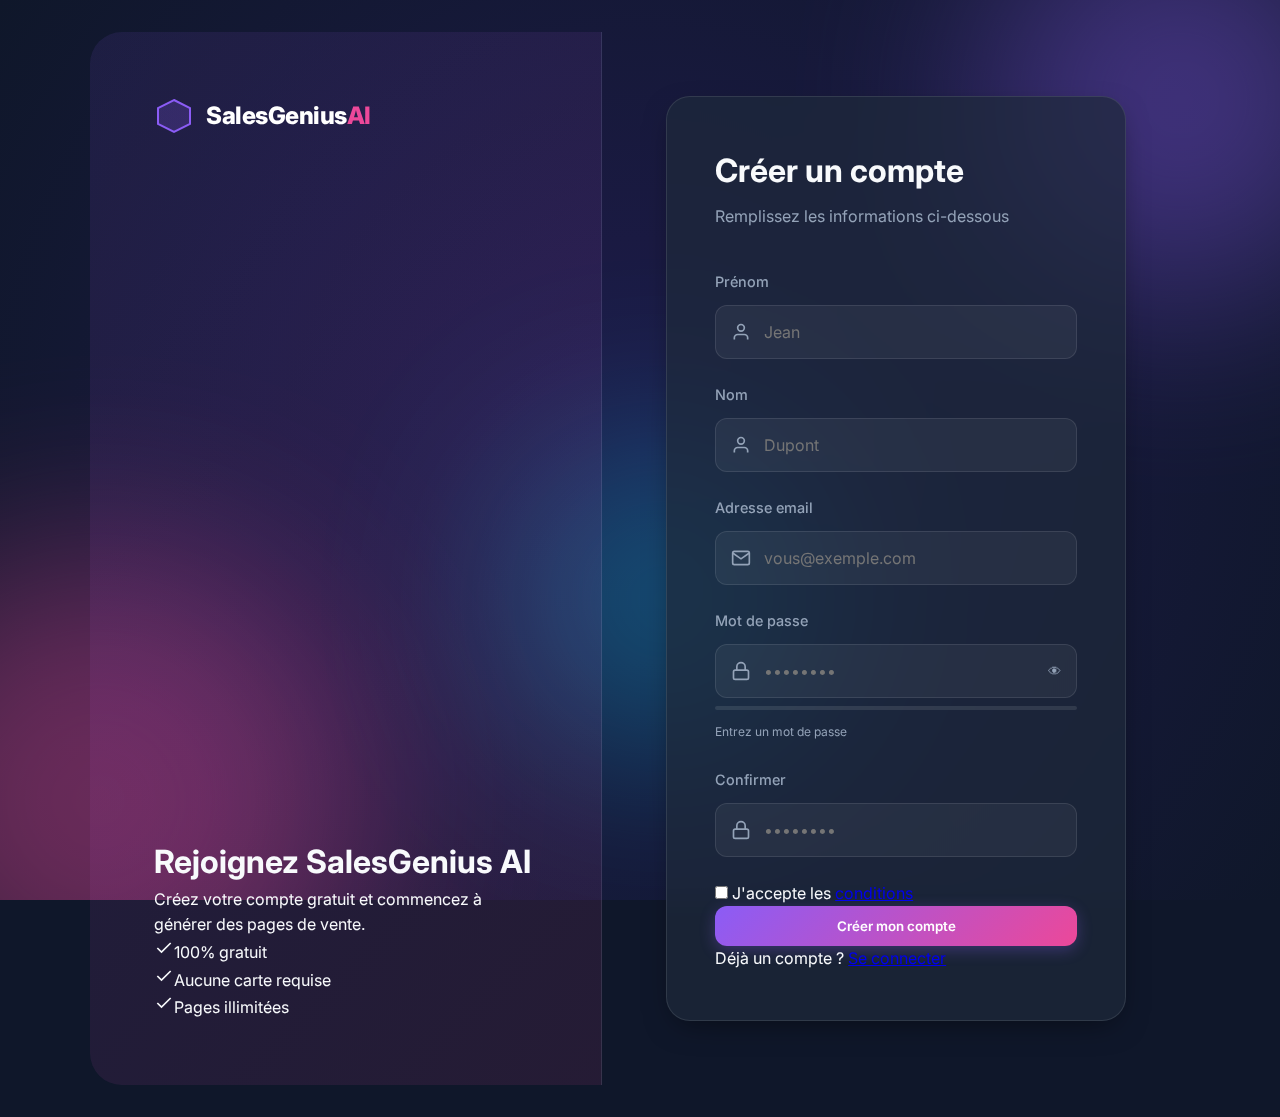
<file: sales-page-generator/register.html>
<!DOCTYPE html>
<html lang="fr">

<head>
    <meta charset="UTF-8">
    <meta name="viewport" content="width=device-width, initial-scale=1.0">
    <title>Inscription - SalesGenius AI</title>
    <link rel="preconnect" href="https://fonts.googleapis.com">
    <link rel="preconnect" href="https://fonts.gstatic.com" crossorigin>
    <link href="https://fonts.googleapis.com/css2?family=Inter:wght@300;400;500;600;700;800;900&display=swap"
        rel="stylesheet">
    <link rel="stylesheet" href="styles.css">
</head>

<body class="auth-page">
    <div class="animated-bg">
        <div class="gradient-orb orb-1"></div>
        <div class="gradient-orb orb-2"></div>
        <div class="gradient-orb orb-3"></div>
    </div>

    <div class="auth-container">
        <div class="auth-branding">
            <a href="index.html" class="logo">
                <div class="logo-icon">
                    <svg viewBox="0 0 40 40" fill="none">
                        <path d="M20 4L36 12V28L20 36L4 28V12L20 4Z" stroke="url(#g4)" stroke-width="2"
                            fill="url(#gf4)" />
                        <defs>
                            <linearGradient id="g4" x1="4" y1="4" x2="36" y2="36">
                                <stop offset="0%" stop-color="#8B5CF6" />
                                <stop offset="100%" stop-color="#EC4899" />
                            </linearGradient>
                            <linearGradient id="gf4" x1="4" y1="4" x2="36" y2="36">
                                <stop offset="0%" stop-color="rgba(139,92,246,0.2)" />
                                <stop offset="100%" stop-color="rgba(236,72,153,0.2)" />
                            </linearGradient>
                        </defs>
                    </svg>
                </div>
                <span class="logo-text">SalesGenius<span class="highlight">AI</span></span>
            </a>
            <div class="branding-content">
                <h1>Rejoignez SalesGenius AI</h1>
                <p>Créez votre compte gratuit et commencez à générer des pages de vente.</p>
                <div class="branding-features">
                    <div class="branding-feature"><svg width="20" height="20" viewBox="0 0 24 24" fill="none"
                            stroke="currentColor" stroke-width="2">
                            <polyline points="20 6 9 17 4 12" />
                        </svg><span>100% gratuit</span></div>
                    <div class="branding-feature"><svg width="20" height="20" viewBox="0 0 24 24" fill="none"
                            stroke="currentColor" stroke-width="2">
                            <polyline points="20 6 9 17 4 12" />
                        </svg><span>Aucune carte requise</span></div>
                    <div class="branding-feature"><svg width="20" height="20" viewBox="0 0 24 24" fill="none"
                            stroke="currentColor" stroke-width="2">
                            <polyline points="20 6 9 17 4 12" />
                        </svg><span>Pages illimitées</span></div>
                </div>
            </div>
        </div>

        <div class="auth-form-container">
            <div class="auth-form-wrapper glass-effect">
                <div class="auth-form-header">
                    <h2>Créer un compte</h2>
                    <p>Remplissez les informations ci-dessous</p>
                </div>

                <form class="auth-form" id="registerForm">
                    <div class="form-row">
                        <div class="form-group">
                            <label for="firstName">Prénom</label>
                            <div class="input-wrapper">
                                <svg width="20" height="20" viewBox="0 0 24 24" fill="none" stroke="currentColor"
                                    stroke-width="2">
                                    <path d="M20 21v-2a4 4 0 0 0-4-4H8a4 4 0 0 0-4 4v2" />
                                    <circle cx="12" cy="7" r="4" />
                                </svg>
                                <input type="text" id="firstName" name="firstName" placeholder="Jean" required>
                            </div>
                        </div>
                        <div class="form-group">
                            <label for="lastName">Nom</label>
                            <div class="input-wrapper">
                                <svg width="20" height="20" viewBox="0 0 24 24" fill="none" stroke="currentColor"
                                    stroke-width="2">
                                    <path d="M20 21v-2a4 4 0 0 0-4-4H8a4 4 0 0 0-4 4v2" />
                                    <circle cx="12" cy="7" r="4" />
                                </svg>
                                <input type="text" id="lastName" name="lastName" placeholder="Dupont" required>
                            </div>
                        </div>
                    </div>

                    <div class="form-group">
                        <label for="email">Adresse email</label>
                        <div class="input-wrapper">
                            <svg width="20" height="20" viewBox="0 0 24 24" fill="none" stroke="currentColor"
                                stroke-width="2">
                                <path d="M4 4h16c1.1 0 2 .9 2 2v12c0 1.1-.9 2-2 2H4c-1.1 0-2-.9-2-2V6c0-1.1.9-2 2-2z" />
                                <polyline points="22,6 12,13 2,6" />
                            </svg>
                            <input type="email" id="email" name="email" placeholder="vous@exemple.com" required>
                        </div>
                    </div>

                    <div class="form-group">
                        <label for="password">Mot de passe</label>
                        <div class="input-wrapper">
                            <svg width="20" height="20" viewBox="0 0 24 24" fill="none" stroke="currentColor"
                                stroke-width="2">
                                <rect x="3" y="11" width="18" height="11" rx="2" />
                                <path d="M7 11V7a5 5 0 0 1 10 0v4" />
                            </svg>
                            <input type="password" id="password" name="password" placeholder="••••••••" required
                                minlength="8">
                            <button type="button" class="toggle-password" id="togglePassword">👁</button>
                        </div>
                        <div class="password-strength" id="passwordStrength">
                            <div class="strength-bar">
                                <div class="strength-fill" id="strengthFill"></div>
                            </div>
                            <span class="strength-text" id="strengthText">Entrez un mot de passe</span>
                        </div>
                    </div>

                    <div class="form-group">
                        <label for="confirmPassword">Confirmer</label>
                        <div class="input-wrapper">
                            <svg width="20" height="20" viewBox="0 0 24 24" fill="none" stroke="currentColor"
                                stroke-width="2">
                                <rect x="3" y="11" width="18" height="11" rx="2" />
                                <path d="M7 11V7a5 5 0 0 1 10 0v4" />
                            </svg>
                            <input type="password" id="confirmPassword" name="confirmPassword" placeholder="••••••••"
                                required>
                        </div>
                    </div>

                    <div class="form-options">
                        <label class="checkbox-wrapper">
                            <input type="checkbox" id="terms" name="terms" required>
                            <span class="checkmark"></span>
                            <span>J'accepte les <a href="#">conditions</a></span>
                        </label>
                    </div>

                    <button type="submit" class="btn btn-primary btn-full" id="registerBtn">
                        <span class="btn-text">Créer mon compte</span>
                        <span class="btn-loader" style="display: none;"><svg class="spinner" viewBox="0 0 24 24">
                                <circle cx="12" cy="12" r="10" stroke="currentColor" stroke-width="3" fill="none"
                                    stroke-dasharray="31.4 31.4" />
                            </svg></span>
                    </button>

                    <div class="form-error" id="formError" style="display: none;"><span id="errorMessage"></span></div>
                    <div class="form-success" id="formSuccess" style="display: none;"><span>Compte créé !
                            Redirection...</span></div>
                </form>

                <div class="auth-footer">
                    <p>Déjà un compte ? <a href="login.html">Se connecter</a></p>
                </div>
            </div>
        </div>
    </div>
    <script src="app.js"></script>
</body>

</html>
</file>
<file: sales-page-generator/styles.css>
:root {
    --primary: #8B5CF6;
    --primary-dark: #7C3AED;
    --secondary: #EC4899;
    --accent: #06B6D4;
    --bg-dark: #0F172A;
    --bg-card: rgba(30, 41, 59, 0.7);
    --text-white: #F8FAFC;
    --text-gray: #94A3B8;
    --transition: all 0.3s cubic-bezier(0.4, 0, 0.2, 1);
    --glass-border: rgba(255, 255, 255, 0.1);
    --shadow: 0 10px 30px -10px rgba(0, 0, 0, 0.5);
}

* {
    margin: 0;
    padding: 0;
    box-sizing: border-box;
    font-family: 'Inter', sans-serif;
}

body {
    background-color: var(--bg-dark);
    color: var(--text-white);
    line-height: 1.6;
    overflow-x: hidden;
    min-height: 100vh;
}

/* Background Animation */
.animated-bg {
    position: fixed;
    top: 0;
    left: 0;
    width: 100%;
    height: 100%;
    z-index: -1;
    background: radial-gradient(circle at 50% 50%, #1e1b4b, #0f172a);
    overflow: hidden;
}

.gradient-orb {
    position: absolute;
    filter: blur(100px);
    border-radius: 50%;
    opacity: 0.4;
    animation: float 20s infinite alternate;
}

.orb-1 {
    width: 400px;
    height: 400px;
    background: var(--primary);
    top: -100px;
    right: -100px;
}

.orb-2 {
    width: 500px;
    height: 500px;
    background: var(--secondary);
    bottom: -150px;
    left: -150px;
}

.orb-3 {
    width: 300px;
    height: 300px;
    background: var(--accent);
    top: 50%;
    left: 40%;
}

@keyframes float {
    0% {
        transform: translate(0, 0) scale(1);
    }

    100% {
        transform: translate(100px, 50px) scale(1.2);
    }
}

/* Glassmorphism */
.glass-effect {
    background: var(--bg-card);
    backdrop-filter: blur(12px);
    -webkit-backdrop-filter: blur(12px);
    border: 1px solid var(--glass-border);
    box-shadow: var(--shadow);
}

/* Typography */
.gradient-text {
    background: linear-gradient(135deg, var(--primary) 0%, var(--secondary) 100%);
    -webkit-background-clip: text;
    -webkit-text-fill-color: transparent;
    font-weight: 800;
}

.highlight {
    color: var(--secondary);
}

/* Navigation */
.navbar {
    position: fixed;
    top: 0;
    width: 100%;
    z-index: 1000;
    padding: 1.25rem 0;
    transition: var(--transition);
}

.nav-container {
    max-width: 1200px;
    margin: 0 auto;
    display: flex;
    justify-content: space-between;
    align-items: center;
    padding: 0 2rem;
}

.logo {
    display: flex;
    align-items: center;
    text-decoration: none;
    gap: 0.75rem;
}

.logo-icon {
    width: 40px;
    height: 40px;
}

.logo-text {
    font-size: 1.5rem;
    font-weight: 800;
    color: white;
    letter-spacing: -0.5px;
}

.nav-links {
    display: flex;
    gap: 2.5rem;
}

.nav-link {
    color: var(--text-gray);
    text-decoration: none;
    font-weight: 500;
    transition: var(--transition);
    font-size: 0.95rem;
}

.nav-link:hover {
    color: white;
}

.nav-actions {
    display: flex;
    gap: 1rem;
    align-items: center;
}

/* Buttons */
.btn {
    padding: 0.75rem 1.5rem;
    border-radius: 12px;
    font-weight: 600;
    cursor: pointer;
    transition: var(--transition);
    display: inline-flex;
    align-items: center;
    gap: 0.5rem;
    text-decoration: none;
    border: none;
}

.btn-primary {
    background: linear-gradient(135deg, var(--primary) 0%, var(--secondary) 100%);
    color: white;
    box-shadow: 0 4px 15px rgba(139, 92, 246, 0.3);
}

.btn-primary:hover {
    transform: translateY(-2px);
    box-shadow: 0 6px 20px rgba(139, 92, 246, 0.4);
}

.btn-ghost {
    background: rgba(255, 255, 255, 0.05);
    color: white;
    border: 1px solid var(--glass-border);
}

.btn-ghost:hover {
    background: rgba(255, 255, 255, 0.1);
}

.btn-full {
    width: 100%;
    justify-content: center;
}

.btn-large {
    padding: 1.25rem 2.5rem;
    font-size: 1.1rem;
}

/* Hero Section */
.hero {
    padding-top: 10rem;
    padding-bottom: 5rem;
    text-align: center;
    max-width: 1000px;
    margin: 0 auto;
    padding-left: 2rem;
    padding-right: 2rem;
}

.hero-badge {
    display: inline-flex;
    align-items: center;
    gap: 0.5rem;
    background: rgba(139, 92, 246, 0.1);
    border: 1px solid rgba(139, 92, 246, 0.2);
    padding: 0.5rem 1rem;
    border-radius: 100px;
    font-size: 0.85rem;
    margin-bottom: 2rem;
}

.hero-title {
    font-size: clamp(2.5rem, 5vw, 4.5rem);
    line-height: 1.1;
    margin-bottom: 1.5rem;
}

.hero-description {
    font-size: 1.25rem;
    color: var(--text-gray);
    margin-bottom: 3rem;
    max-width: 700px;
    margin-left: auto;
    margin-right: auto;
}

.hero-cta {
    display: flex;
    gap: 1.5rem;
    justify-content: center;
    margin-bottom: 4rem;
    flex-wrap: wrap;
}

.hero-stats {
    display: flex;
    justify-content: center;
    gap: 3rem;
    padding-top: 2rem;
}

.stat-item {
    display: flex;
    flex-direction: column;
    gap: 0.25rem;
}

.stat-number {
    font-size: 2rem;
    font-weight: 800;
}

.stat-label {
    color: var(--text-gray);
    font-size: 0.9rem;
}

.stat-divider {
    width: 1px;
    height: 50px;
    background: var(--glass-border);
}

/* Features */
.features {
    padding: 8rem 2rem;
}

.section-container {
    max-width: 1200px;
    margin: 0 auto;
}

.section-header {
    text-align: center;
    margin-bottom: 5rem;
    max-width: 800px;
    margin-left: auto;
    margin-right: auto;
}

.section-badge {
    color: var(--primary);
    font-weight: 700;
    text-transform: uppercase;
    letter-spacing: 2px;
    font-size: 0.9rem;
    display: block;
    margin-bottom: 1rem;
}

.section-title {
    font-size: 2.5rem;
    margin-bottom: 1.5rem;
}

.section-description {
    font-size: 1.1rem;
    color: var(--text-gray);
}

.features-grid {
    display: grid;
    grid-template-columns: repeat(auto-fit, minmax(300px, 1fr));
    gap: 2rem;
}

.feature-card {
    padding: 3rem;
    border-radius: 24px;
    transition: var(--transition);
}

.feature-card:hover {
    transform: translateY(-10px);
    background: rgba(255, 255, 255, 0.05);
}

.feature-icon {
    width: 60px;
    height: 60px;
    border-radius: 16px;
    display: flex;
    align-items: center;
    justify-content: center;
    margin-bottom: 2rem;
    color: white;
}

.gradient-bg {
    background: linear-gradient(135deg, var(--primary) 0%, var(--secondary) 100%);
}

.feature-title {
    font-size: 1.5rem;
    margin-bottom: 1rem;
}

.feature-description {
    color: var(--text-gray);
}

/* Auth Pages */
.auth-page {
    display: flex;
    align-items: center;
    justify-content: center;
    padding: 2rem;
}

.auth-container {
    display: flex;
    width: 100%;
    max-width: 1100px;
    min-height: 700px;
    border-radius: 32px;
    overflow: hidden;
    position: relative;
}

.auth-branding {
    flex: 1;
    background: linear-gradient(135deg, rgba(139, 92, 246, 0.1) 0%, rgba(236, 72, 153, 0.1) 100%);
    padding: 4rem;
    display: flex;
    flex-direction: column;
    justify-content: space-between;
    border-right: 1px solid var(--glass-border);
}

.auth-form-container {
    flex: 1.2;
    padding: 4rem;
    display: flex;
    align-items: center;
}

.auth-form-wrapper {
    width: 100%;
    padding: 3rem;
    border-radius: 24px;
}

.auth-form-header {
    margin-bottom: 2.5rem;
}

.auth-form-header h2 {
    font-size: 2rem;
    margin-bottom: 0.5rem;
}

.auth-form-header p {
    color: var(--text-gray);
}

.form-group {
    margin-bottom: 1.5rem;
}

.form-group label {
    display: block;
    margin-bottom: 0.75rem;
    font-weight: 500;
    font-size: 0.9rem;
    color: var(--text-gray);
}

.input-wrapper {
    position: relative;
    display: flex;
    align-items: center;
}

.input-wrapper svg {
    position: absolute;
    left: 1rem;
    color: var(--text-gray);
}

.input-wrapper input,
.input-wrapper textarea {
    width: 100%;
    padding: 1rem 1rem 1rem 3rem;
    background: rgba(255, 255, 255, 0.05);
    border: 1px solid var(--glass-border);
    border-radius: 12px;
    color: white;
    font-size: 1rem;
    transition: var(--transition);
}

.input-wrapper input:focus {
    outline: none;
    border-color: var(--primary);
    background: rgba(255, 255, 255, 0.08);
}

.toggle-password {
    position: absolute;
    right: 1rem;
    background: none;
    border: none;
    color: var(--text-gray);
    cursor: pointer;
}

.password-strength {
    margin-top: 0.5rem;
}

.strength-bar {
    height: 4px;
    background: rgba(255, 255, 255, 0.1);
    border-radius: 10px;
    margin-bottom: 0.5rem;
    overflow: hidden;
}

.strength-fill {
    height: 100%;
    width: 0%;
    transition: width 0.3s;
    background: #EF4444;
}

.strength-text {
    font-size: 0.75rem;
    color: var(--text-gray);
}

/* Dashboard and Generator */
.dashboard-page {
    background: #0b0f1a;
}

.dashboard-layout {
    display: flex;
    min-height: 100vh;
}

.sidebar {
    width: 280px;
    padding: 2rem;
    border-right: 1px solid var(--glass-border);
    display: flex;
    flex-direction: column;
    height: 100vh;
    position: sticky;
    top: 0;
}

.sidebar-nav {
    margin-top: 3rem;
    flex: 1;
}

.nav-item {
    display: flex;
    align-items: center;
    gap: 1rem;
    padding: 1rem;
    color: var(--text-gray);
    text-decoration: none;
    border-radius: 12px;
    transition: var(--transition);
    border: none;
    background: none;
    width: 100%;
    cursor: pointer;
    text-align: left;
    margin-bottom: 0.5rem;
    font-weight: 500;
    font-size: 0.95rem;
}

.nav-item:hover,
.nav-item.active {
    background: rgba(139, 92, 246, 0.1);
    color: var(--primary);
}

.sidebar-footer {
    padding-top: 2rem;
    border-top: 1px solid var(--glass-border);
}

.user-profile {
    display: flex;
    align-items: center;
    gap: 1rem;
    margin-bottom: 1.5rem;
}

.user-avatar {
    width: 45px;
    height: 45px;
    border-radius: 50%;
    display: flex;
    align-items: center;
    justify-content: center;
    font-weight: 800;
    font-size: 1.2rem;
}

.user-name {
    display: block;
    font-weight: 600;
    font-size: 0.95rem;
}

.user-email {
    display: block;
    color: var(--text-gray);
    font-size: 0.8rem;
    overflow: hidden;
    text-overflow: ellipsis;
    white-space: nowrap;
    max-width: 150px;
}

.logout-btn:hover {
    color: #f43f5e;
    background: rgba(244, 63, 94, 0.1);
}

.main-content {
    flex: 1;
    padding: 4rem 3rem;
    overflow-y: auto;
    background: radial-gradient(circle at top right, rgba(139, 92, 246, 0.05), transparent);
}

.content-header {
    margin-bottom: 4rem;
    display: flex;
    justify-content: space-between;
    align-items: flex-start;
}

.badge-free {
    padding: 0.6rem 1.2rem;
    border-radius: 100px;
    font-weight: 700;
    color: var(--accent);
    border: 1px solid var(--accent);
    background: rgba(6, 182, 212, 0.1);
    font-size: 0.85rem;
}

.generator-form {
    max-width: 900px;
    margin: 0 auto;
}

.form-card {
    padding: 3rem;
    border-radius: 32px;
    margin-bottom: 2.5rem;
}

.card-title {
    font-size: 1.4rem;
    margin-bottom: 2.5rem;
    color: white;
    display: flex;
    align-items: center;
    gap: 0.75rem;
    font-weight: 700;
}

.textarea-wrapper textarea {
    width: 100%;
    padding: 1.25rem;
    background: rgba(255, 255, 255, 0.05);
    border: 1px solid var(--glass-border);
    border-radius: 16px;
    color: white;
    min-height: 150px;
    font-family: inherit;
    font-size: 1rem;
    transition: var(--transition);
    resize: none;
}

.textarea-wrapper textarea:focus {
    outline: none;
    border-color: var(--primary);
    background: rgba(255, 255, 255, 0.08);
}

.form-actions-sticky {
    position: sticky;
    bottom: 3rem;
    padding: 1.5rem;
    border-radius: 24px;
    display: flex;
    justify-content: center;
    z-index: 10;
    margin-top: 4rem;
    box-shadow: 0 20px 50px rgba(0, 0, 0, 0.5);
}

/* Modal Result */
.modal {
    position: fixed;
    top: 0;
    left: 0;
    width: 100%;
    height: 100%;
    z-index: 2000;
    background: rgba(0, 0, 0, 0.9);
    display: flex;
    align-items: center;
    justify-content: center;
    backdrop-filter: blur(10px);
}

.full-screen {
    width: 95%;
    height: 95%;
    display: flex;
    flex-direction: column;
    padding: 0;
    overflow: hidden;
    border-radius: 24px;
}

.modal-header {
    padding: 1.5rem 3rem;
    border-bottom: 1px solid var(--glass-border);
    display: flex;
    justify-content: space-between;
    align-items: center;
    background: rgba(15, 23, 42, 0.8);
}

.modal-actions {
    display: flex;
    gap: 1rem;
}

.preview-frame-container {
    flex: 1;
    background: #eee;
    margin: 0;
    overflow: hidden;
    position: relative;
}

#previewIframe {
    width: 100%;
    height: 100%;
    border: none;
    background: white;
}

/* Loading Animation */
.loading-overlay {
    position: fixed;
    top: 0;
    left: 0;
    width: 100%;
    height: 100%;
    background: rgba(15, 23, 42, 0.95);
    z-index: 1500;
    display: flex;
    align-items: center;
    justify-content: center;
    text-align: center;
}

.loading-card {
    padding: 5rem;
    border-radius: 40px;
    max-width: 600px;
    width: 90%;
}

.ai-brain-animation {
    font-size: 5rem;
    margin-bottom: 2.5rem;
    animation: pulse 2s infinite ease-in-out;
}

@keyframes pulse {

    0%,
    100% {
        transform: scale(1);
        opacity: 0.8;
    }

    50% {
        transform: scale(1.1);
        opacity: 1;
    }
}

.progress-bar-container {
    width: 100%;
    height: 8px;
    background: rgba(255, 255, 255, 0.1);
    border-radius: 100px;
    margin: 3rem 0;
    overflow: hidden;
}

.progress-bar {
    height: 100%;
    background: linear-gradient(90deg, var(--primary), var(--secondary), var(--accent));
    width: 0%;
    transition: width 0.3s linear;
}

.status-steps {
    text-align: left;
    display: grid;
    grid-template-columns: 1fr 1fr;
    gap: 1.5rem;
}

.status-step {
    color: var(--text-gray);
    font-size: 0.95rem;
    display: flex;
    align-items: center;
    gap: 1rem;
    transition: var(--transition);
}

.status-step::before {
    content: "";
    width: 12px;
    height: 12px;
    border-radius: 50%;
    background: var(--glass-border);
    display: block;
    flex-shrink: 0;
}

.status-step.active {
    color: white;
    font-weight: 700;
    transform: translateX(5px);
}

.status-step.active::before {
    background: var(--primary);
    box-shadow: 0 0 15px var(--primary);
    animation: blink 1s infinite alternate;
}

@keyframes blink {
    from {
        opacity: 0.5;
    }

    to {
        opacity: 1;
    }
}

/* Utils */
.form-error {
    background: rgba(239, 68, 68, 0.1);
    border: 1px solid rgba(239, 68, 68, 0.2);
    color: #FCA5A5;
    padding: 1rem;
    border-radius: 12px;
    margin-bottom: 1.5rem;
    display: flex;
    align-items: center;
    gap: 0.5rem;
    font-size: 0.9rem;
}

.form-success {
    background: rgba(34, 197, 94, 0.1);
    border: 1px solid rgba(34, 197, 94, 0.2);
    color: #86EFAC;
    padding: 1rem;
    border-radius: 12px;
    margin-bottom: 1.5rem;
    display: flex;
    align-items: center;
    gap: 0.5rem;
    font-size: 0.9rem;
}

.spinner {
    animation: rotate 2s linear infinite;
    width: 20px;
    height: 20px;
}

@keyframes rotate {
    100% {
        transform: rotate(360deg);
    }
}

/* Animations */
.animate-fade-in {
    animation: fadeIn 0.8s ease-out forwards;
}

.animate-fade-in-up {
    animation: fadeInUp 0.8s ease-out forwards;
    opacity: 0;
}

.delay-1 {
    animation-delay: 0.2s;
}

.delay-2 {
    animation-delay: 0.4s;
}

.delay-3 {
    animation-delay: 0.6s;
}

@keyframes fadeIn {
    from {
        opacity: 0;
    }

    to {
        opacity: 1;
    }
}

@keyframes fadeInUp {
    from {
        opacity: 0;
        transform: translateY(20px);
    }

    to {
        opacity: 1;
        transform: translateY(0);
    }
}

/* Responsive */
@media (max-width: 768px) {
    .auth-container {
        flex-direction: column;
    }

    .auth-branding {
        display: none;
    }

    .auth-form-container {
        padding: 1.5rem;
    }

    .nav-links {
        display: none;
    }

    .hero-stats {
        flex-direction: column;
        gap: 1.5rem;
        align-items: center;
    }
}
</file>
